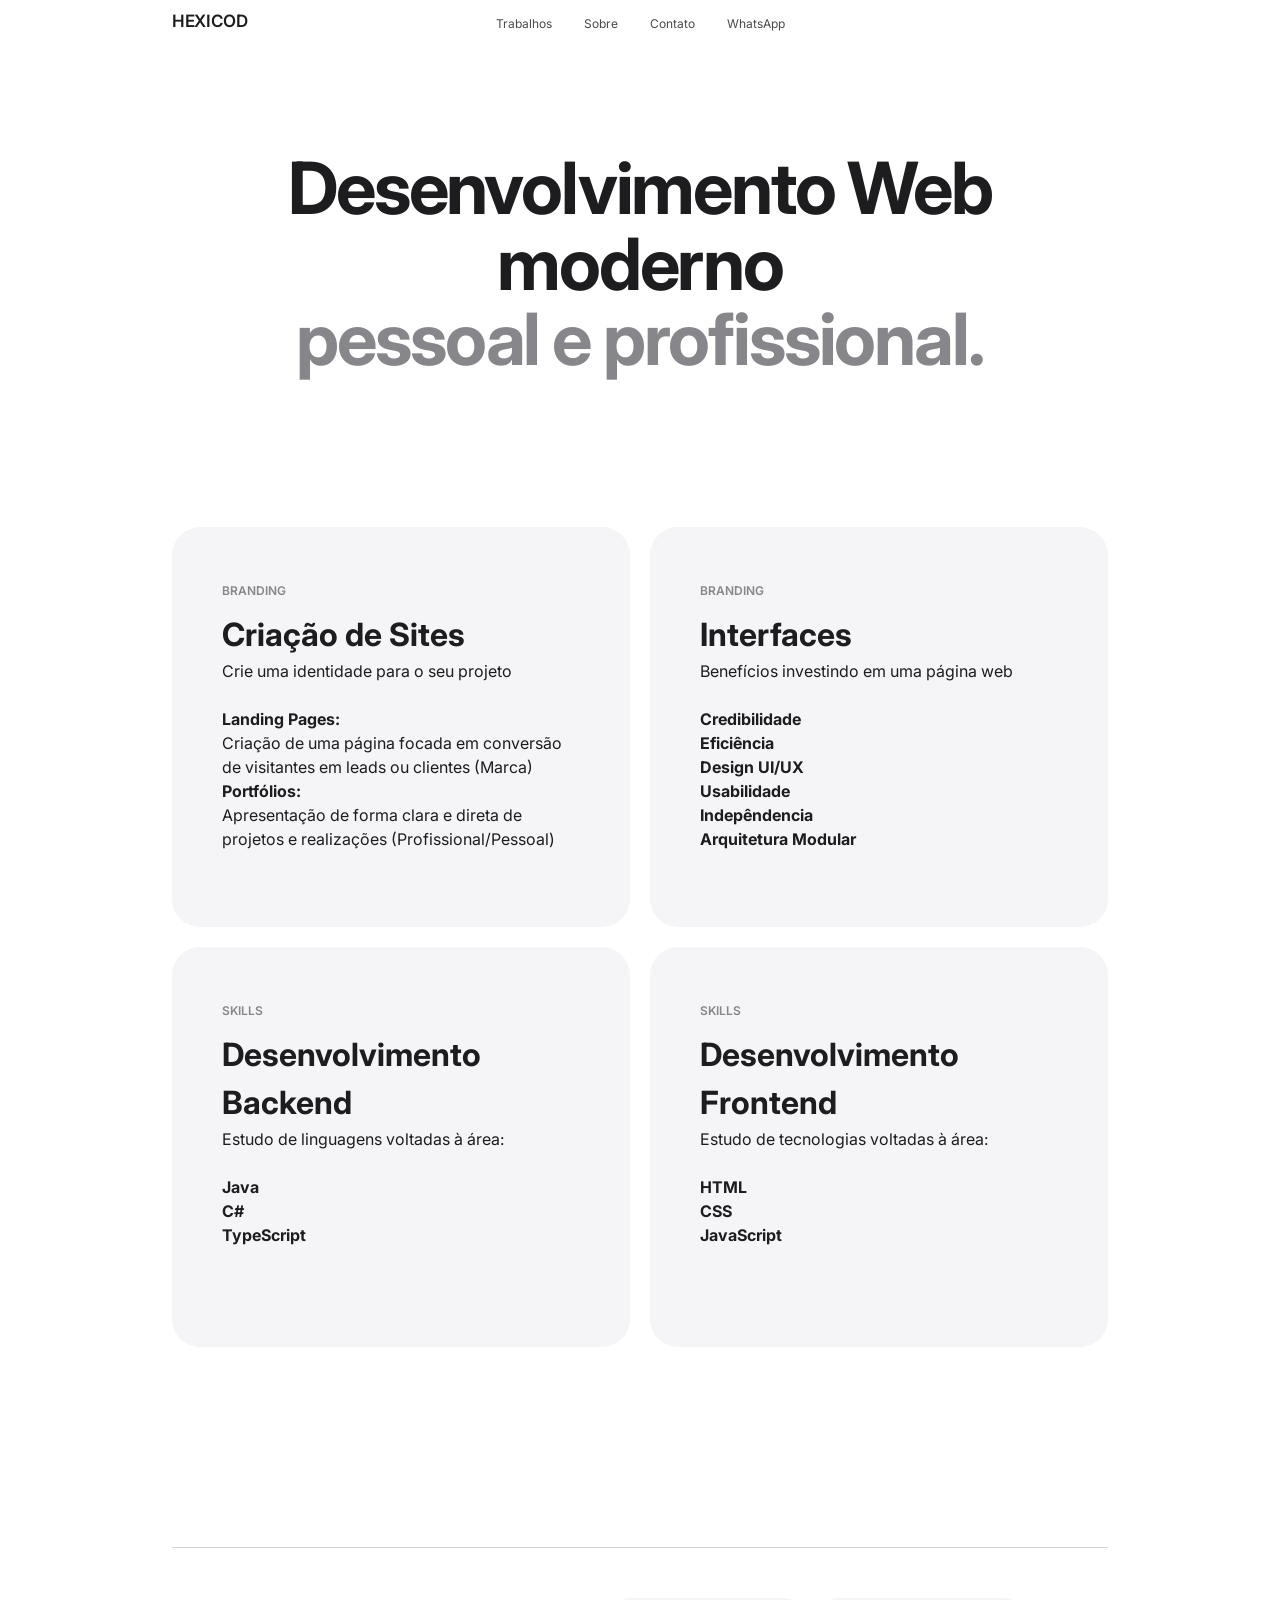
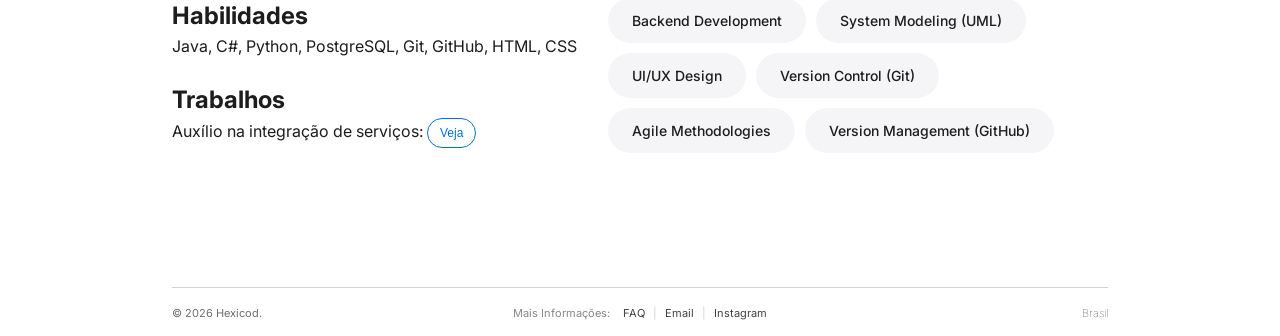
<file: index.html>
<!DOCTYPE html>
<html lang="pt-BR">
<head>
  <meta charset="UTF-8">
  <meta name="viewport" content="width=device-width, initial-scale=1.0">
  <title>Hexicod</title>
  <link rel="icon" type="image/png" href="h08.png">
  <link rel="stylesheet" href="5t35.css">
  <link href="https://fonts.googleapis.com/css2?family=Inter:wght@300;400;500;600;700&display=swap" rel="stylesheet">
</head>
<body>
  <header id="header">
    <nav class="nav-container">
      <div class="nav-content">
        <a href="#" class="logo">HEXICOD</a>
        <div class="menu-toggle" onclick="this.classList.toggle('active'); document.querySelector('.nav-links').classList.toggle('show');">
          <span></span>
          <span></span>
        </div>
          <ul class="nav-links">
            <li><a href="#trabalhos">Trabalhos</a></li>
            <li><a href="#sobre">Sobre</a></li>
            <li><a href="#contato">Contato</a></li>
            <li><a href="https://wa.me/5569999950703" target="_blank">WhatsApp</a></li>
          </ul>
        <div class="nav-spacer"></div>
      </div>
    </nav>
  </header>
  <main>
    <section class="hero">
      <div class="container">
        <h1>Desenvolvimento Web moderno <br><span class="text-gray">pessoal e profissional.</span></h1>
      </div>
    </section>
    <section id="trabalhos" class="grid-section">
      <div class="container">
        <div class="work-grid">
          <div class="work-item small">
            <div class="work-content">
              <span>Branding</span>
              <h3>Criação de Sites</h3>
              <p>Crie uma identidade para o seu projeto</p>
              <br>
              <h5><h4>Landing Pages: </h4> Criação de uma página focada em conversão de visitantes em leads ou clientes (Marca)</h5>
              <h5><h4>Portfólios: </h4> Apresentação de forma clara e direta de projetos e realizações (Profissional/Pessoal)</h5>
            </div>
          </div>
          <div class="work-item small">
            <div class="work-content">
              <span>Branding</span>
              <h3>Interfaces</h3>
              <p>Benefícios investindo em uma página web</p>
              <br>
              <h4>Credibilidade</h4>
              <h4>Eficiência</h4>
              <h4>Design UI/UX</h4>
              <h4>Usabilidade</h4>
              <h4>Indepêndencia</h4>
              <h4>Arquitetura Modular</h4>
            </div>
          </div>
          <div class="work-item small">           
            <div class="work-content">
              <span>Skills</span>
              <h3>Desenvolvimento Backend</h3>
              <p>Estudo de linguagens voltadas à área:</p>
              <br>
              <h4>Java</h4>
              <h4>C#</h4>
              <h4>TypeScript</h4>
            </div>
          </div>
          <div class="work-item small">
            <div class="work-content">
              <span>Skills</span>
              <h3>Desenvolvimento Frontend</h3>
              <p>Estudo de tecnologias voltadas à área:</p>
              <br>
              <h4>HTML</h4>
              <h4>CSS</h4>
              <h4>JavaScript</h4>
            </div>
          </div>
        </div>
      </div>
    </section>
    <section id="sobre" class="skills-section">
      <div class="container">
        <div class="skills-flex">
          <div class="skill-group">
            <h2>Habilidades</h2>
            <p>Java, C#, Python, PostgreSQL, Git, GitHub, HTML, CSS</p>
            <br>
            <h2>Trabalhos</h2>
            <p>Auxílio na integração de serviços: <a href="https://www.fogonorteengenharia.com.br" class="btn-hexicod" target="_blank">Veja</a>
            </p>
            <br>
          </div>
          <div class="skill-list">
            <div class="skill-tag">Backend Development</div>
            <div class="skill-tag">System Modeling (UML)</div>
            <div class="skill-tag">UI/UX Design</div>
            <div class="skill-tag">Version Control (Git)</div>
            <div class="skill-tag">Agile Methodologies</div>
            <div class="skill-tag">Version Management (GitHub)</div>
          </div>
        </div>
      </div>
    </section>
  </main>
  <footer id="contato">
    <div class="footer-container">
      <div class="footer-bottom">
        <div class="footer-copy">© 2026 Hexicod.</div>
        <div class="footer-links">
          <span class="footer-label">Mais Informações:</span>
          <a href="f140.html">FAQ</a>
          <span class="sep">|</span>
          <a href="mailto:teamhexicod@gmail.com" target="_blank">Email</a>
          <span class="sep">|</span>
          <a href="https://instagram.com/hexicod" target="_blank">Instagram</a>
        </div>
        <div class="footer-location">Brasil</div>
      </div>
    </div>
  </footer>
  <script>
  const menuLinks = document.querySelectorAll('.nav-links a');
  const menuToggle = document.querySelector('.menu-toggle');
  const navLinks = document.querySelector('.nav-links');
  menuLinks.forEach(link => {
    link.addEventListener('click', () => {
      menuToggle.classList.remove('active');
      navLinks.classList.remove('show');
    });
  });
</script>
</body>
</html>
</file>
<file: 5t35.css>
:root {
--bg: #ffffff;
--text-main: #1d1d1f;
--text-gray: #86868b;
--card-bg: #f5f5f7;
--font: 'Inter', -apple-system, BlinkMacSystemFont, sans-serif;
}
* {
margin: 0;
padding: 0;
box-sizing: border-box;
}
body {
background-color: var(--bg);
color: var(--text-main);
font-family: var(--font);
-webkit-font-smoothing: antialiased;
line-height: 1.5;
}
.container {
max-width: 980px;
margin: 0 auto;
padding: 0 22px;
}
.menu-toggle {
  display: none; /* Escondido no PC */
  flex-direction: column;
  gap: 6px;
  cursor: pointer;
  z-index: 1001;
}
.menu-toggle span {
  width: 25px;
  height: 2px;
  background-color: var(--text-main);
  transition: 0.3s;
}
#header {
position: fixed;
top: 0;
left: 0;
width: 100%;
height: 44px;
display: flex;
align-items: center;
background-color: rgba(255, 255, 255, 0);
z-index: 1000;
animation: sticky-nav linear forwards;
animation-timeline: scroll();
animation-range: 0px 100px;
}
@keyframes sticky-nav {
to {
background-color: rgba(245, 245, 247, 0.7);
backdrop-filter: blur(20px) saturate(180%);
-webkit-backdrop-filter: blur(20px) saturate(180%);
}
}
.nav-container {
width: 100%;
max-width: 980px;
margin: 0 auto;
padding: 0 22px;
}
.nav-content {
display: flex;
justify-content: space-between;
align-items: center;
width: 100%;
}
.logo {
font-weight: 600;
font-size: 17px;
letter-spacing: -0.02em;
text-decoration: none;
color: var(--text-main);
flex: 1;
}
.nav-links {
display: flex;
list-style: none;
gap: 32px;
flex: 2;
justify-content: center;
}
.nav-links a {
text-decoration: none;
color: var(--text-main);
font-size: 12px;
font-weight: 400;
opacity: 0.8;
transition: opacity 0.2s;
}
.nav-links a:hover {
opacity: 1;
}
.nav-spacer {
flex: 1;
}
.hero {
padding-top: 150px;
padding-bottom: 150px;
text-align: center;
}
.hero h1 {
font-size: clamp(40px, 8vw, 72px);
font-weight: 700;
letter-spacing: -0.03em;
line-height: 1.05;
}
.text-gray {
color: var(--text-gray);
}
.subtitle {
font-size: 21px;
color: var(--text-gray);
max-width: 600px;
margin: 30px auto;
font-weight: 400;
}
.grid-section {
padding-bottom: 100px;
}
.work-grid {
display: grid;
grid-template-columns: 1fr 1fr;
gap: 20px;
}
.work-item {
background: var(--card-bg);
border-radius: 28px;
padding: 50px;
display: flex;
flex-direction: column;
}
.work-item.small {
height: 400px;
}
.work-content span {
font-size: 12px;
font-weight: 600;
text-transform: uppercase;
color: var(--text-gray);
}
.work-content h3 {
font-size: 32px;
margin-top: 10px;
}
.skills-section {
padding: 100px 0;
}
.skills-flex {
display: flex;
justify-content: space-between;
align-items: flex-start;
border-top: 1px solid #d2d2d7;
padding-top: 50px;
}
.skill-list {
display: flex;
flex-wrap: wrap;
gap: 10px;
max-width: 500px;
}
.skill-tag {
background: var(--card-bg);
padding: 12px 24px;
border-radius: 40px;
font-size: 14px;
font-weight: 500;
}
#footer {
background: var(--bg);
padding: 40px 0 24px 0;
}
.footer-container {
max-width: 980px;
margin: 0 auto;
padding: 15px 22px;
}
.footer-bottom {
display: flex;
justify-content: space-between;
align-items: center;
padding-top: 17px;
border-top: 1px solid #d2d2d7;
font-size: 11px;
color: #6e6e73;
}
.footer-copy {
flex: 1;
text-align: left;
}
.footer-links {
flex: 2;
display: flex;
justify-content: center;
align-items: center;
gap: 8px;
}
.footer-links a {
color: #424245;
text-decoration: none;
}
.footer-links a:hover {
text-decoration: underline;
}
.footer-label {
color: #86868b;
margin-right: 5px;
}
.sep {
color: #d2d2d7;
}
.footer-location {
flex: 1;
text-align: right;
color: var(--text-main);
font-weight: 100;
}
@media (max-width: 768px) {
.nav-links {
    display: none;
  }


  #header {
    background-color: rgba(255, 255, 255, 0.98) !important;
    backdrop-filter: blur(15px);
    height: 48px;
  }
  .nav-content {
    display: flex;
    justify-content: space-between;
    align-items: center; 
    padding: 0 22px;
    height: 100%;
  }
  .logo {
    flex: none !important;
    order: 1;
  }
  .nav-spacer {
    display: none;
  }
  .menu-toggle {
    display: flex !important;
    order: 2;
    width: 22px;
    height: 12px;
    flex-direction: column;
    justify-content: space-between;
    cursor: pointer;
    z-index: 1001;
  }
  .menu-toggle span {
    width: 100%;
    height: 1.2px;
    background-color: var(--text-main);
    transition: transform 0.3s cubic-bezier(0.4, 0, 0.2, 1);
  }
  .menu-toggle.active span:nth-child(1) {
    transform: translateY(5.5px) rotate(45deg);
  }
  .menu-toggle.active span:nth-child(2) {
    transform: translateY(-5.5px) rotate(-45deg);
  }
  .nav-links {
    display: none;
    position: fixed;
    top: 48px;
    left: 0;
    width: 100%;
    height: calc(100vh - 48px);
    background: var(--bg);
    flex-direction: column;
    padding: 40px 22px;
    gap: 30px;
    z-index: 999;
  }
  .nav-links.show {
    display: flex !important;
  }
  .nav-links a {
    font-size: 28px;
    font-weight: 600;
    text-align: left;
    width: 100%;
  }



  .grid-section .container {
    padding: 0;
    max-width: 100%;
  }
  .work-grid {
    display: flex;
    flex-wrap: nowrap;
    overflow-x: auto;
    gap: 15px;
    padding: 0 22px; 
    
    scroll-snap-type: x mandatory; 
    -webkit-overflow-scrolling: touch;
    
    scrollbar-width: none; 
  }
  .work-grid::-webkit-scrollbar {
    display: none;
  }
  .work-item, .work-item.small {
    flex: 0 0 85%; 
    scroll-snap-align: center;
    padding: 40px 25px; 
    border-radius: 28px;
    height: auto;
    min-height: 400px;
  }
  .skills-flex {
    flex-direction: column;
    gap: 30px;
  }
  .footer-bottom {
    flex-direction: column;
    gap: 15px;
    text-align: center;
  }
  .footer-copy, .footer-location {
    text-align: center;
  }
}
.btn-hexicod {
  display: inline-block;
  padding: 5px 12px; 
  font-size: 12px; 
  font-family: Arial, sans-serif; 
  color: #0071e3; 
  background-color: transparent;
  border: 1px solid #0071e3;
  border-radius: 25px; 
  text-decoration: none; 
  font-weight: 250;
  transition: background-color 0.3s ease, color 0.3s ease; 
}
.btn-hexicod:hover {
  background-color: #0071e3;
  color: #ffffff;
}
</file>
